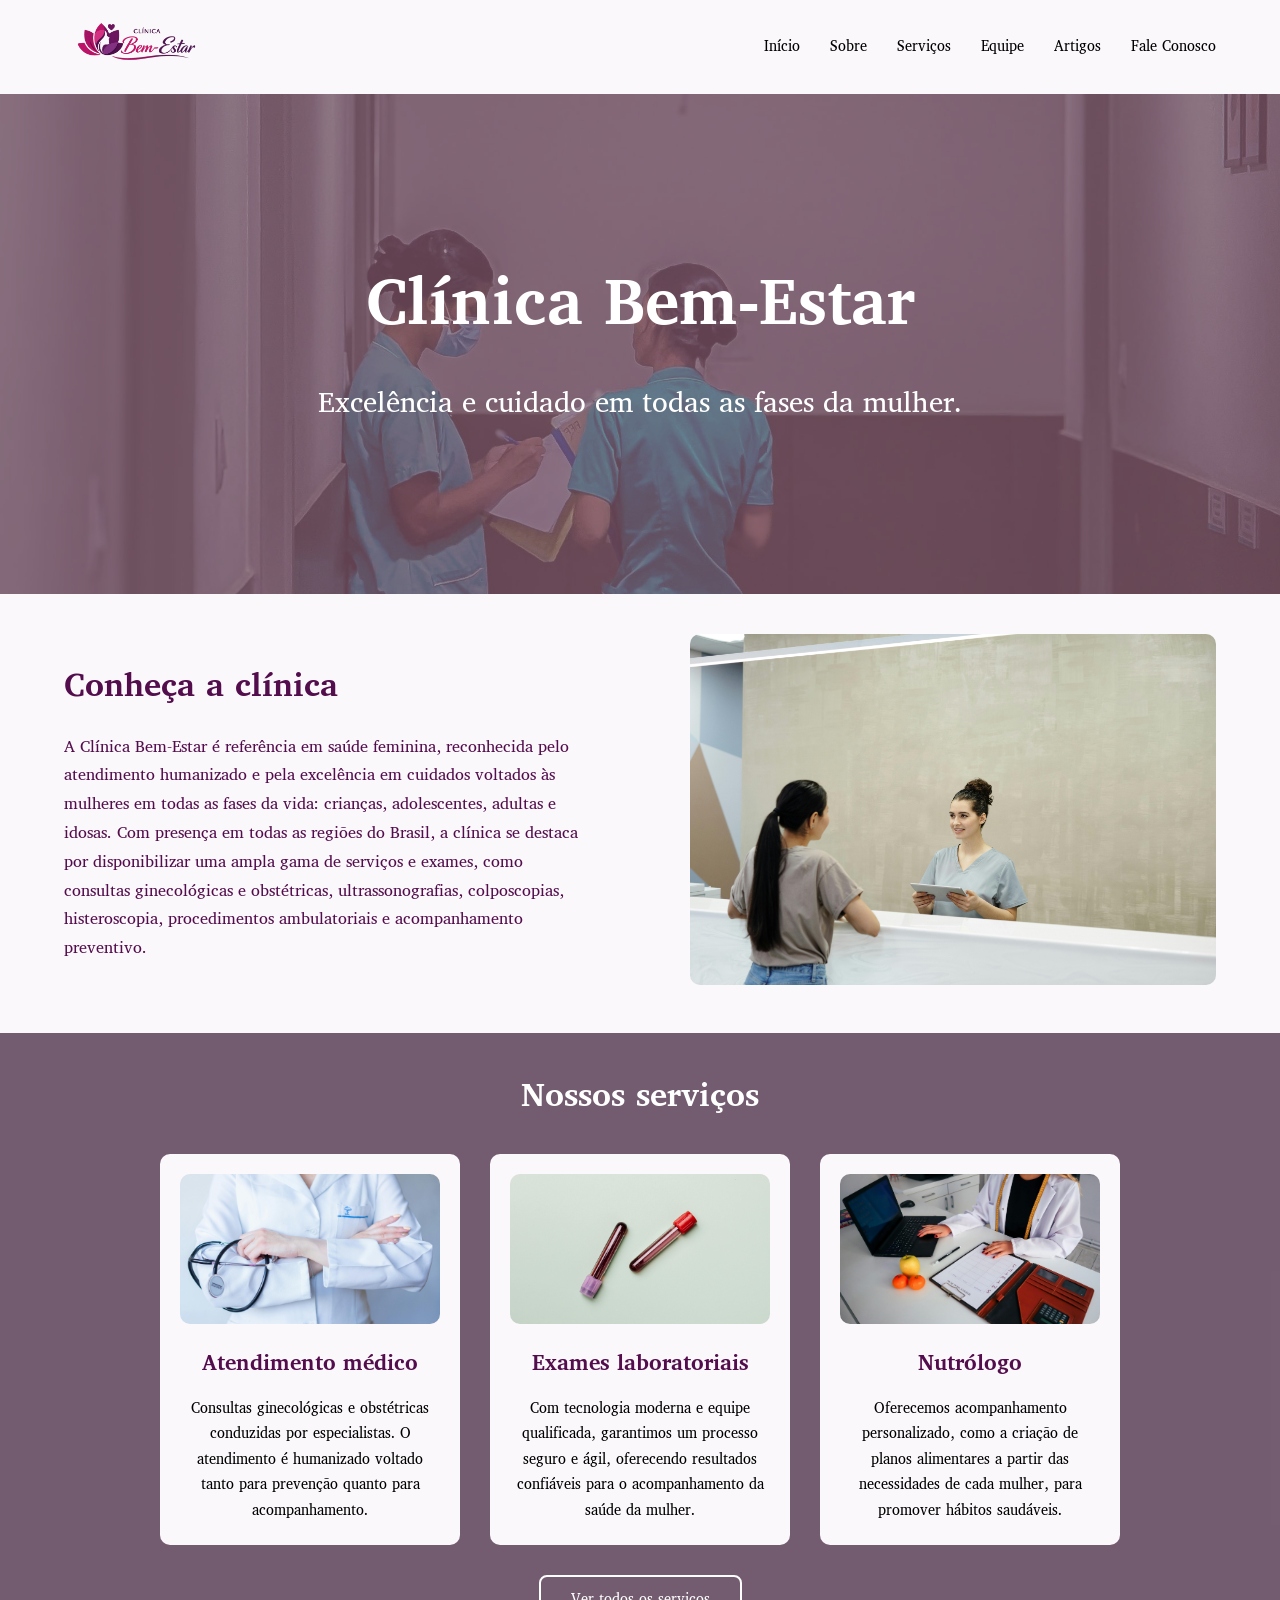
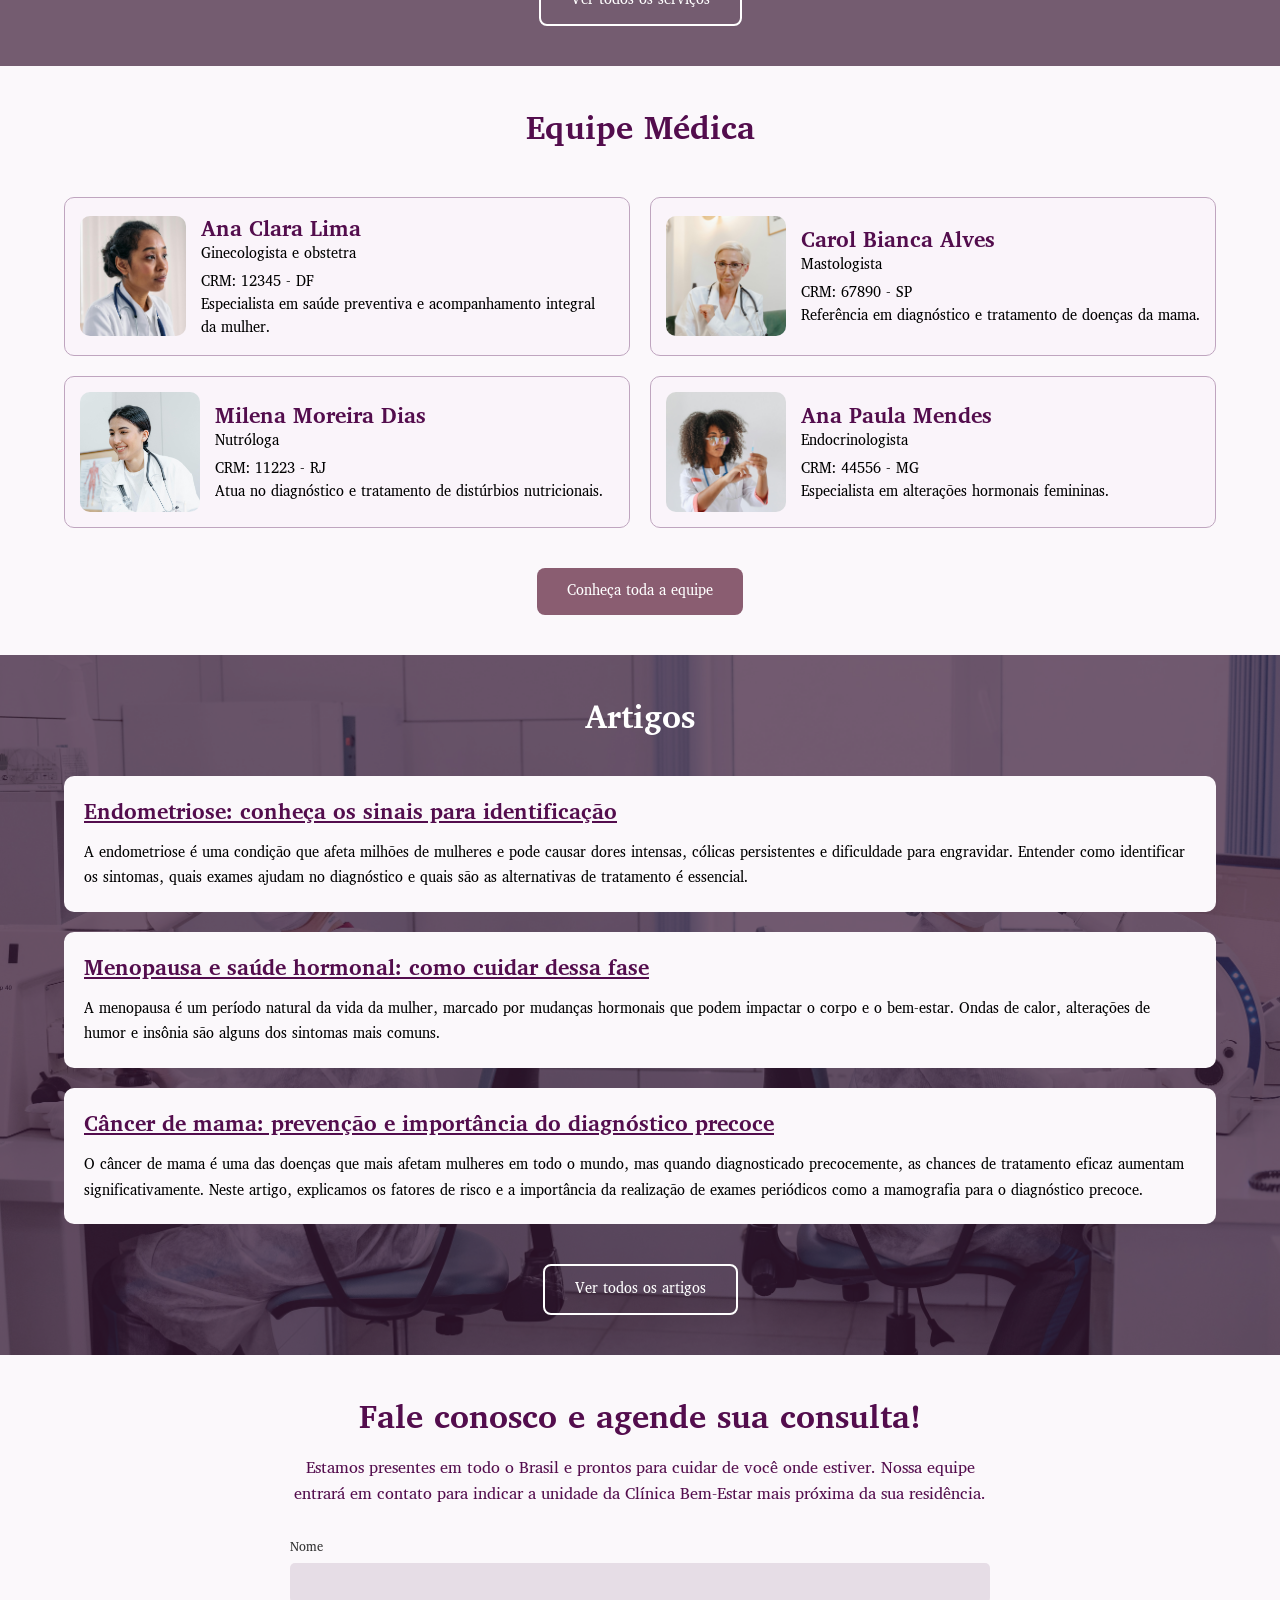
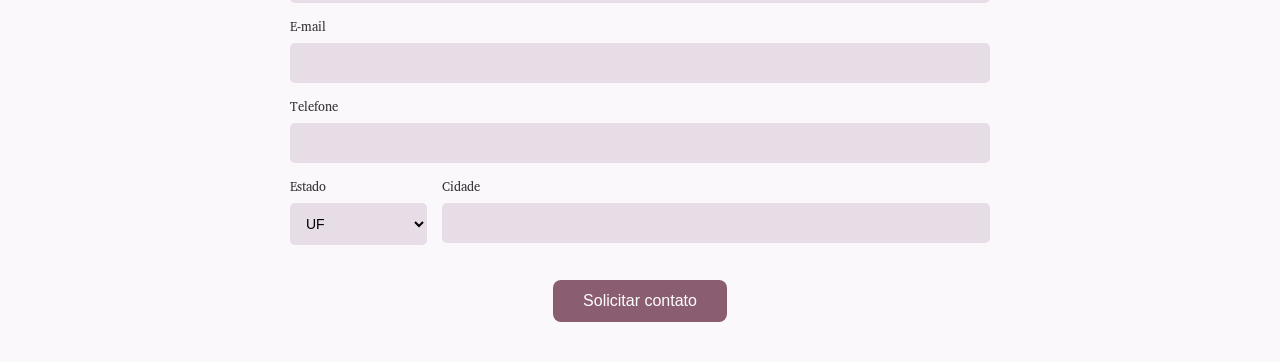
<file: index.html>
<!DOCTYPE html>
<html lang="pt-BR">
<head>
    <meta charset="UTF-8">
    <meta name="viewport" content="width=device-width, initial-scale=1.0">
    <title>Clínica Bem-Estar</title>

    <link rel="icon" href="images/logo.png" type="image/png">
    <link rel="stylesheet" href="estilo.css">
</head>
<body>
    <header class="header">
        <div class="container">
            <div class="logo">
                <img src="images/logo.png" alt="Logo clínica bem-estar">
            </div>
            <nav class="nav">
                <ul>
                    <li><a href="#inicio">Início</a></li>
                    <li><a href="#sobre">Sobre</a></li>
                    <li><a href="#servicos">Serviços</a></li>
                    <li><a href="#equipe">Equipe</a></li>
                    <li><a href="#artigos">Artigos</a></li>
                    <li><a href="#contato">Fale Conosco</a></li>
                </ul>
            </nav>
        </div>
    </header>
    <section class="banner" id="inicio">
        <div class="banner-overlay">
            <div class="container">
                <div class="banner-texto">
                    <h1>Clínica Bem-Estar</h1>
                    <p>Excelência e cuidado em todas as fases da mulher.</p>
                </div>
            </div>
        </div>
    </section>
    <section class="sobre" id="sobre">
        <div class="container">
            <div class="sobre-texto">
                <h2>Conheça a clínica</h2>
                <p>A Clínica Bem-Estar é referência em saúde feminina, reconhecida pelo atendimento humanizado e pela excelência em cuidados voltados às mulheres em todas as fases da vida: crianças, adolescentes, adultas e idosas. Com presença em todas as regiões do Brasil, a clínica se destaca por disponibilizar uma ampla gama de serviços e exames, como consultas ginecológicas e obstétricas, ultrassonografias, colposcopias, histeroscopia, procedimentos ambulatoriais e acompanhamento preventivo. </p>
            </div>
            <div class="sobre-imagem">
                <img src="images/clinica.jpg" alt="Recepção da clínica">
            </div>
        </div>
    </section>
    <section class="servicos" id="servicos">
        <div class="container">
            <div class="servicos-titulo">
                <h2>Nossos serviços</h2>
            </div>
            <div class="servicos-cards">
                <div class="card">
                    <img src="images/servico1.jpg" alt="Médica segurando estetoscópio">
                    <h3>Atendimento médico</h3>
                    <p>Consultas ginecológicas e obstétricas conduzidas por especialistas. O atendimento é humanizado voltado tanto para prevenção quanto para acompanhamento.</p>
                </div>
                <div class="card">
                    <img src="images/servico2.jpg" alt="Amostras de sangue">
                    <h3>Exames laboratoriais</h3>
                    <p>Com tecnologia moderna e equipe qualificada, garantimos um processo seguro e ágil, oferecendo resultados confiáveis para o acompanhamento da saúde da mulher.</p>
                </div>
                <div class="card">
                    <img src="images/servico3.jpg" alt="Mesa de uma nutróloga com plano alimentar">
                    <h3>Nutrólogo</h3>
                    <p>Oferecemos acompanhamento personalizado, como a criação de planos alimentares a partir das necessidades de cada mulher, para promover hábitos saudáveis.</p>
                </div>
            </div>
            <div class="botao-servicos">
                 <a href="#servicos" class="outline-botao">Ver todos os serviços</a>
            </div>
        </div>
    </section>
    <section class="equipe" id="equipe">
        <div class="container">
            <div class="equipe-titulo">
                <h2>Equipe Médica</h2>
            </div>
            <div class="equipe-lista">
                <div class="equipe-card">
                    <img src="images/ana.jpg" alt="Foto de perfil da médica Ana Clara">
                    <div class="equipe-info">
                        <h3>Ana Clara Lima</h3>
                        <span>Ginecologista e obstetra</span>
                        <p>CRM: 12345 - DF</p>
                        <p>Especialista em saúde preventiva e acompanhamento integral da mulher.</p>           
                    </div>
                </div>
                <div class="equipe-card">
                    <img src="images/carol.jpg" alt="Foto de perfil da médica Carol">
                    <div class="equipe-info">
                        <h3>Carol Bianca Alves</h3>
                        <span>Mastologista</span>
                        <p>CRM: 67890 - SP</p>
                        <p>Referência em diagnóstico e tratamento de doenças da mama.</p>
                    </div>
                </div>
                <div class="equipe-card">
                    <img src="images/milena.jpg" alt="Foto de perfil da médica Milena">
                    <div class="equipe-info">
                        <h3>Milena Moreira Dias</h3>
                        <span>Nutróloga</span>
                        <p>CRM: 11223 - RJ</p>
                        <p>Atua no diagnóstico e tratamento de distúrbios nutricionais.</p>
                    </div>
                </div>
                <div class="equipe-card">
                    <img src="images/ana-paula.jpg" alt="Foto de perfil da médica Ana Paula">
                    <div class="equipe-info">
                        <h3>Ana Paula Mendes</h3>
                        <span>Endocrinologista</span>
                        <p>CRM: 44556 - MG</p>
                        <p>Especialista em alterações hormonais femininas.</p>
                    </div>
                </div>
            </div>
            <div class="botao-equipe">
                <a href="#equipe" class="main-botao">Conheça toda a equipe</a>
            </div>
        </div>
    </section>
    <section class="artigos" id="artigos">
    <div class="artigos-overlay">
        <div class="container">
            <div class="artigos-titulo">
                <h2>Artigos</h2>
            </div>
            <div class="artigos-lista">
                <div class="artigo-item">
                    <h3>
                        <a href="#artigos">Endometriose: conheça os sinais para identificação</a>
                    </h3>
                    <p>A endometriose é uma condição que afeta milhões de mulheres e pode causar dores intensas, cólicas persistentes e dificuldade para engravidar. Entender como identificar os sintomas, quais exames ajudam no diagnóstico e quais são as alternativas de tratamento é essencial.</p>
                </div>
                <div class="artigo-item">
                    <h3>
                        <a href="#artigos">Menopausa e saúde hormonal: como cuidar dessa fase</a>
                    </h3>
                    <p>A menopausa é um período natural da vida da mulher, marcado por mudanças hormonais que podem impactar o corpo e o bem-estar. Ondas de calor, alterações de humor e insônia são alguns dos sintomas mais comuns.</p>
                </div>
                <div class="artigo-item">
                    <h3>
                        <a href="#artigos">Câncer de mama: prevenção e importância do diagnóstico precoce</a>
                    </h3>
                    <p>O câncer de mama é uma das doenças que mais afetam mulheres em todo o mundo, mas quando diagnosticado precocemente, as chances de tratamento eficaz aumentam significativamente. Neste artigo, explicamos os fatores de risco e a importância da realização de exames periódicos como a mamografia para o diagnóstico precoce.</p>
                </div>
            </div>
            <div class="botao-artigos">
                <a href="#artigos" class="outline-botao">Ver todos os artigos</a>
            </div>
        </div>
    </div>
    </section>
    <section class="contato" id="contato">
        <div class="container">
            <div class="contato-titulo">
                <h2>Fale conosco e agende sua consulta!</h2>
                <p>
                Estamos presentes em todo o Brasil e prontos para cuidar de você onde estiver.
                Nossa equipe entrará em contato para indicar a unidade da Clínica Bem-Estar mais próxima da sua residência.
                </p>
            </div>
            <form class="contato-form" id="form-contato">
                <div class="form-grupo">
                    <label>Nome</label>
                    <input type="text" id="nome">
                </div>
                <div class="form-grupo">
                    <label>E-mail</label>
                    <input type="email">
                </div>
                <div class="form-grupo">
                    <label>Telefone</label>
                    <input type="tel">
                </div>
                <div class="form-linha">
                    <div class="form-grupo">
                        <label>Estado</label>
                        <select>
                            <option value="" disabled selected>UF</option>
                            <option value="AC">AC</option>
                            <option value="AL">AL</option>
                            <option value="AP">AP</option>
                            <option value="AM">AM</option>
                            <option value="BA">BA</option>
                            <option value="CE">CE</option>
                            <option value="DF">DF</option>
                            <option value="ES">ES</option>
                            <option value="GO">GO</option>
                            <option value="MA">MA</option>
                            <option value="MT">MT</option>
                            <option value="MS">MS</option>
                            <option value="MG">MG</option>
                            <option value="PA">PA</option>
                            <option value="PB">PB</option>
                            <option value="PR">PR</option>
                            <option value="PE">PE</option>
                            <option value="PI">PI</option>
                            <option value="RJ">RJ</option>
                            <option value="RN">RN</option>
                            <option value="RS">RS</option>
                            <option value="RO">RO</option>
                            <option value="RR">RR</option>
                            <option value="SC">SC</option>
                            <option value="SP">SP</option>
                            <option value="SE">SE</option>
                            <option value="TO">TO</option>
                        </select>
                    </div>
                <div class="form-grupo">
                    <label>Cidade</label>
                    <input type="text">
                </div>
            </div>
            <div class="botao-contato">
                <button type="submit" class="main-botao">Solicitar contato</button>
            </div>
        </form>
        </div>
    </section>
    <script src="script.js"></script>
</body>
</html>
</file>
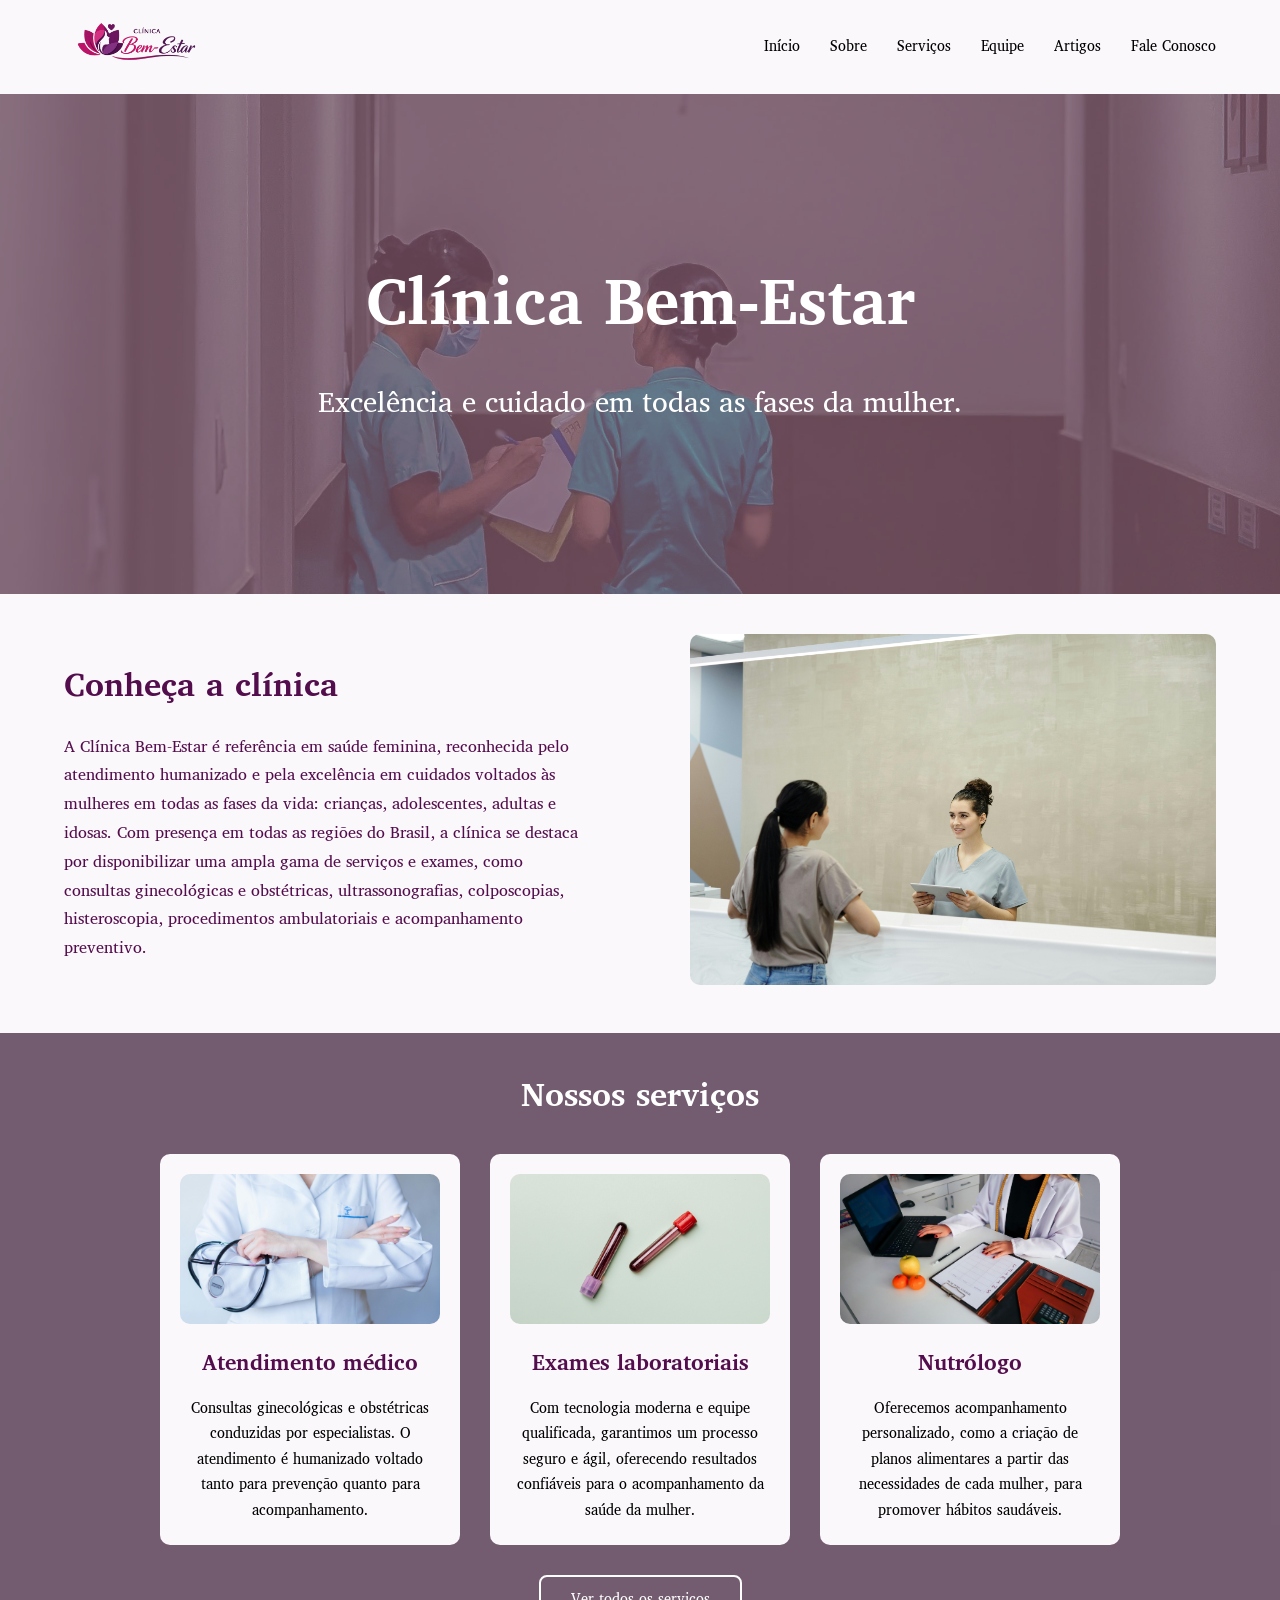
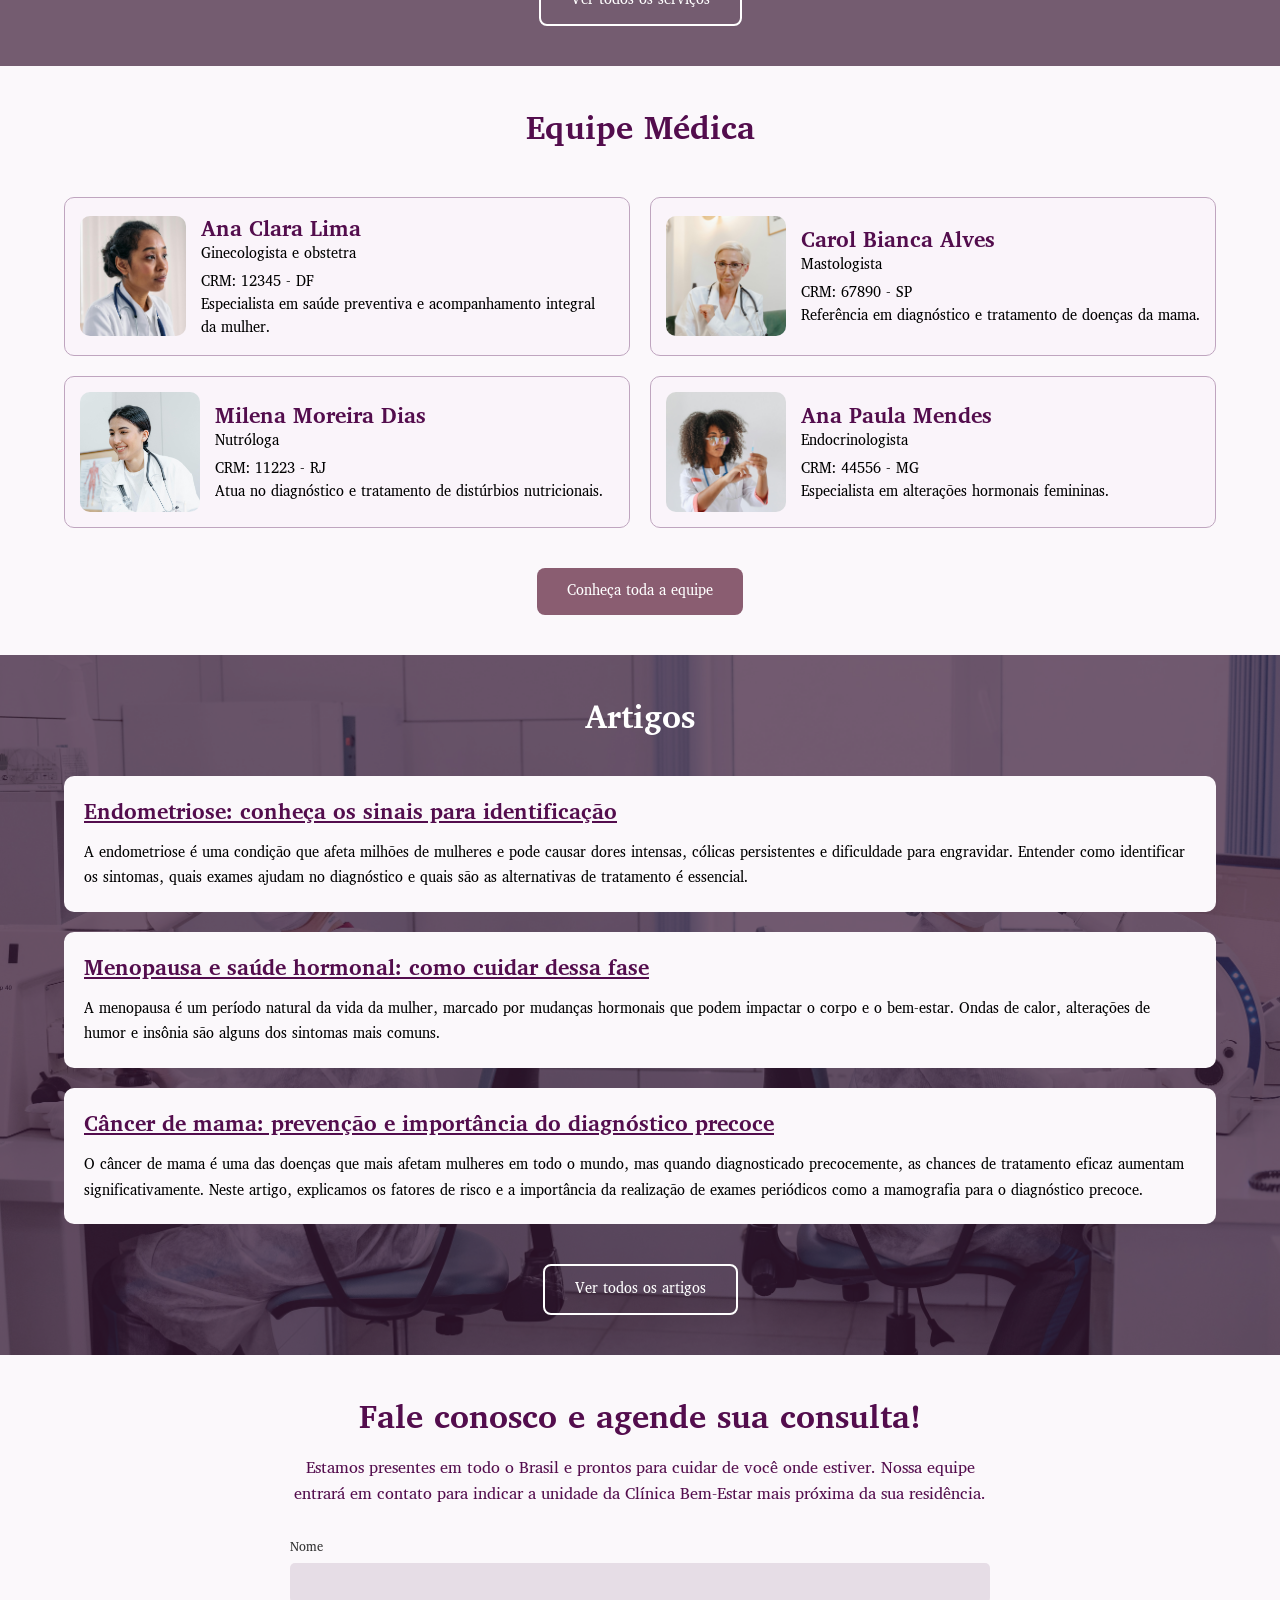
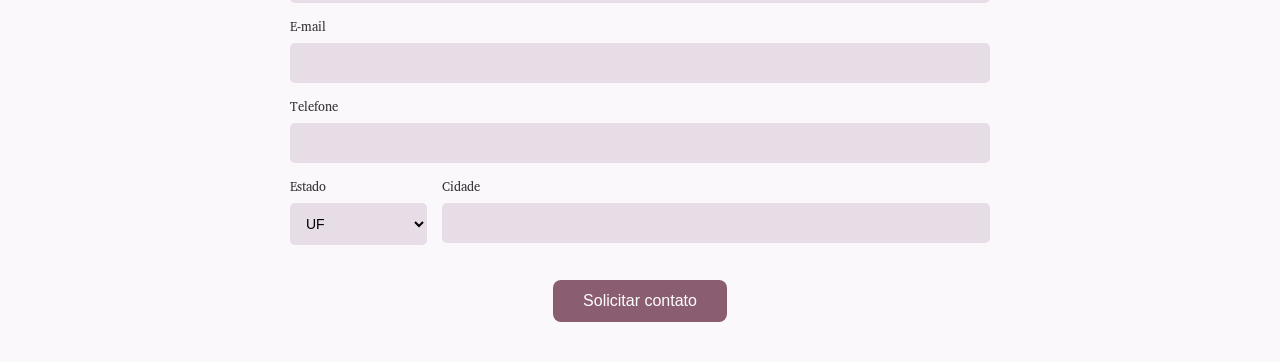
<file: page.html>
<!DOCTYPE html>
<html lang="pt-BR">
<head>
    <meta charset="UTF-8">
    <meta name="viewport" content="width=device-width, initial-scale=1.0">
    <title>Clínica Bem-Estar</title>

    <link rel="icon" href="images/logo.png" type="image/png">
    <link rel="stylesheet" href="estilo.css">
</head>
<body>
    <header class="header">
        <div class="container">
            <div class="logo">
                <img src="images/logo.png" alt="Logo clínica bem-estar">
            </div>
            <nav class="nav">
                <ul>
                    <li><a href="#inicio">Início</a></li>
                    <li><a href="#sobre">Sobre</a></li>
                    <li><a href="#servicos">Serviços</a></li>
                    <li><a href="#equipe">Equipe</a></li>
                    <li><a href="#artigos">Artigos</a></li>
                    <li><a href="#contato">Fale Conosco</a></li>
                </ul>
            </nav>
        </div>
    </header>
    <section class="banner" id="inicio">
        <div class="banner-overlay">
            <div class="container">
                <div class="banner-texto">
                    <h1>Clínica Bem-Estar</h1>
                    <p>Excelência e cuidado em todas as fases da mulher.</p>
                </div>
            </div>
        </div>
    </section>
    <section class="sobre" id="sobre">
        <div class="container">
            <div class="sobre-texto">
                <h2>Conheça a clínica</h2>
                <p>A Clínica Bem-Estar é referência em saúde feminina, reconhecida pelo atendimento humanizado e pela excelência em cuidados voltados às mulheres em todas as fases da vida: crianças, adolescentes, adultas e idosas. Com presença em todas as regiões do Brasil, a clínica se destaca por disponibilizar uma ampla gama de serviços e exames, como consultas ginecológicas e obstétricas, ultrassonografias, colposcopias, histeroscopia, procedimentos ambulatoriais e acompanhamento preventivo. </p>
            </div>
            <div class="sobre-imagem">
                <img src="images/clinica.jpg" alt="Recepção da clínica">
            </div>
        </div>
    </section>
    <section class="servicos" id="servicos">
        <div class="container">
            <div class="servicos-titulo">
                <h2>Nossos serviços</h2>
            </div>
            <div class="servicos-cards">
                <div class="card">
                    <img src="images/servico1.jpg" alt="Médica segurando estetoscópio">
                    <h3>Atendimento médico</h3>
                    <p>Consultas ginecológicas e obstétricas conduzidas por especialistas. O atendimento é humanizado voltado tanto para prevenção quanto para acompanhamento.</p>
                </div>
                <div class="card">
                    <img src="images/servico2.jpg" alt="Amostras de sangue">
                    <h3>Exames laboratoriais</h3>
                    <p>Com tecnologia moderna e equipe qualificada, garantimos um processo seguro e ágil, oferecendo resultados confiáveis para o acompanhamento da saúde da mulher.</p>
                </div>
                <div class="card">
                    <img src="images/servico3.jpg" alt="Mesa de uma nutróloga com plano alimentar">
                    <h3>Nutrólogo</h3>
                    <p>Oferecemos acompanhamento personalizado, como a criação de planos alimentares a partir das necessidades de cada mulher, para promover hábitos saudáveis.</p>
                </div>
            </div>
            <div class="botao-servicos">
                 <a href="#servicos" class="outline-botao">Ver todos os serviços</a>
            </div>
        </div>
    </section>
    <section class="equipe" id="equipe">
        <div class="container">
            <div class="equipe-titulo">
                <h2>Equipe Médica</h2>
            </div>
            <div class="equipe-lista">
                <div class="equipe-card">
                    <img src="images/ana.jpg" alt="Foto de perfil da médica Ana Clara">
                    <div class="equipe-info">
                        <h3>Ana Clara Lima</h3>
                        <span>Ginecologista e obstetra</span>
                        <p>CRM: 12345 - DF</p>
                        <p>Especialista em saúde preventiva e acompanhamento integral da mulher.</p>           
                    </div>
                </div>
                <div class="equipe-card">
                    <img src="images/carol.jpg" alt="Foto de perfil da médica Carol">
                    <div class="equipe-info">
                        <h3>Carol Bianca Alves</h3>
                        <span>Mastologista</span>
                        <p>CRM: 67890 - SP</p>
                        <p>Referência em diagnóstico e tratamento de doenças da mama.</p>
                    </div>
                </div>
                <div class="equipe-card">
                    <img src="images/milena.jpg" alt="Foto de perfil da médica Milena">
                    <div class="equipe-info">
                        <h3>Milena Moreira Dias</h3>
                        <span>Nutróloga</span>
                        <p>CRM: 11223 - RJ</p>
                        <p>Atua no diagnóstico e tratamento de distúrbios nutricionais.</p>
                    </div>
                </div>
                <div class="equipe-card">
                    <img src="images/ana-paula.jpg" alt="Foto de perfil da médica Ana Paula">
                    <div class="equipe-info">
                        <h3>Ana Paula Mendes</h3>
                        <span>Endocrinologista</span>
                        <p>CRM: 44556 - MG</p>
                        <p>Especialista em alterações hormonais femininas.</p>
                    </div>
                </div>
            </div>
            <div class="botao-equipe">
                <a href="#equipe" class="main-botao">Conheça toda a equipe</a>
            </div>
        </div>
    </section>
    <section class="artigos" id="artigos">
    <div class="artigos-overlay">
        <div class="container">
            <div class="artigos-titulo">
                <h2>Artigos</h2>
            </div>
            <div class="artigos-lista">
                <div class="artigo-item">
                    <h3>
                        <a href="#artigos">Endometriose: conheça os sinais para identificação</a>
                    </h3>
                    <p>A endometriose é uma condição que afeta milhões de mulheres e pode causar dores intensas, cólicas persistentes e dificuldade para engravidar. Entender como identificar os sintomas, quais exames ajudam no diagnóstico e quais são as alternativas de tratamento é essencial.</p>
                </div>
                <div class="artigo-item">
                    <h3>
                        <a href="#artigos">Menopausa e saúde hormonal: como cuidar dessa fase</a>
                    </h3>
                    <p>A menopausa é um período natural da vida da mulher, marcado por mudanças hormonais que podem impactar o corpo e o bem-estar. Ondas de calor, alterações de humor e insônia são alguns dos sintomas mais comuns.</p>
                </div>
                <div class="artigo-item">
                    <h3>
                        <a href="#artigos">Câncer de mama: prevenção e importância do diagnóstico precoce</a>
                    </h3>
                    <p>O câncer de mama é uma das doenças que mais afetam mulheres em todo o mundo, mas quando diagnosticado precocemente, as chances de tratamento eficaz aumentam significativamente. Neste artigo, explicamos os fatores de risco e a importância da realização de exames periódicos como a mamografia para o diagnóstico precoce.</p>
                </div>
            </div>
            <div class="botao-artigos">
                <a href="#artigos" class="outline-botao">Ver todos os artigos</a>
            </div>
        </div>
    </div>
    </section>
    <section class="contato" id="contato">
        <div class="container">
            <div class="contato-titulo">
                <h2>Fale conosco e agende sua consulta!</h2>
                <p>
                Estamos presentes em todo o Brasil e prontos para cuidar de você onde estiver.
                Nossa equipe entrará em contato para indicar a unidade da Clínica Bem-Estar mais próxima da sua residência.
                </p>
            </div>
            <form class="contato-form" id="form-contato">
                <div class="form-grupo">
                    <label>Nome</label>
                    <input type="text" id="nome">
                </div>
                <div class="form-grupo">
                    <label>E-mail</label>
                    <input type="email">
                </div>
                <div class="form-grupo">
                    <label>Telefone</label>
                    <input type="tel">
                </div>
                <div class="form-linha">
                    <div class="form-grupo">
                        <label>Estado</label>
                        <select>
                            <option value="" disabled selected>UF</option>
                            <option value="AC">AC</option>
                            <option value="AL">AL</option>
                            <option value="AP">AP</option>
                            <option value="AM">AM</option>
                            <option value="BA">BA</option>
                            <option value="CE">CE</option>
                            <option value="DF">DF</option>
                            <option value="ES">ES</option>
                            <option value="GO">GO</option>
                            <option value="MA">MA</option>
                            <option value="MT">MT</option>
                            <option value="MS">MS</option>
                            <option value="MG">MG</option>
                            <option value="PA">PA</option>
                            <option value="PB">PB</option>
                            <option value="PR">PR</option>
                            <option value="PE">PE</option>
                            <option value="PI">PI</option>
                            <option value="RJ">RJ</option>
                            <option value="RN">RN</option>
                            <option value="RS">RS</option>
                            <option value="RO">RO</option>
                            <option value="RR">RR</option>
                            <option value="SC">SC</option>
                            <option value="SP">SP</option>
                            <option value="SE">SE</option>
                            <option value="TO">TO</option>
                        </select>
                    </div>
                <div class="form-grupo">
                    <label>Cidade</label>
                    <input type="text">
                </div>
            </div>
            <div class="botao-contato">
                <button type="submit" class="main-botao">Solicitar contato</button>
            </div>
        </form>
        </div>
    </section>
    <script src="script.js"></script>
</body>
</html>
</file>
<file: estilo.css>
@font-face {
    font-family: 'Annapurna';
    src: url(fonts/AnnapurnaSIL-Regular.ttf);
    font-weight: 400;
}

@font-face {
    font-family: 'Annapurna';
    src: url(fonts/AnnapurnaSIL-Bold.ttf);
    font-weight: 700;
}

*{
    margin: 0;
    padding: 0;
    box-sizing: border-box;
}

body{
    font-family: 'Annapurna', serif;
}

.container {
    width: 90%;
    max-width: 1200px;
    margin: 0 auto;

    display: flex;
    justify-content: space-between;
    align-items: center;
}

.header{
    background-color: #FBF8FB;
    padding: 8px 0;
    border-bottom: none;
}

.logo img{
    height: 70px;
}

.nav ul{
    list-style: none;
    display: flex;
    gap: 30px;
}

.nav a{
    text-decoration: none;
    color: #000000;
    font-weight: 400;
    font-size:16px;
    transition: 0.3s;
}

.nav a:hover{
    color: #8a5a7c;
}

.banner {
    background-image: url("images/banner.jpg");
    background-size: cover;
    background-position: center;
    height: 500px;
    position: relative;
}

.banner-overlay {
    background-color: rgba(138, 93, 113, 0.7);
    width: 100%;
    height: 100%;

    display: flex;
    align-items: center;
    justify-content: center;
}

.banner .container {
    display: flex;
    align-items: center;
    justify-content: center;
    height: 100%;
    gap: 40px;
}

.banner-texto {
    text-align: center;
    color: #ffffff;
}

.banner-texto h1 {
    font-size: 72px;
    margin-bottom: 20px;
}

.banner-texto p {
    font-size: 32px;
    line-height: 1.6;
}

.sobre {
    padding: 40px 0;
    background-color: #FBF8FB;
}

.sobre .container {
    display: flex;
    align-items: center;
    gap: 100px;
}

.sobre-texto {
    flex: 1;
}

.sobre-texto h2 {
    font-size: 36px;
    margin-bottom: 20px;
    color: #530D4D;
}

.sobre-texto p {
    font-size: 18px;
    color: #530D4D;
    line-height: 1.6;
}

.sobre-imagem {
    flex: 1;
}

.sobre-imagem img {
    width: 100%;
    border-radius: 10px;
}

.servicos {
    padding: 40px 0;
    background-color: rgba(57, 24, 52, 0.7);
}

.servicos-titulo {
    text-align: center;
    margin-bottom: 30px;
}

.servicos-titulo h2 {
    font-size: 36px;
    color: #FFFFFF
}

.servicos-cards {
    display: flex;
    gap: 30px;
    justify-content: center;
}

.servicos .container {
    display: block;
}

.card {
    background-color: #FBF8FB;
    padding: 20px;
    border-radius: 10px;
    width: 300px;
    text-align: center;
}

.card h3 {
    margin-bottom: 15px;
    color: #530D4D;
    font-size: 24px;
}

.card p {
    font-size: 16px;
    color: #000000;
    line-height: 1.6;
}

.card img {
    width: 100%;
    height: 150px;
    object-fit: cover;
    border-radius: 10px;
    margin-bottom: 15px;
}

.botao-servicos {
    text-align: center;
    margin-top: 30px;
}

.outline-botao:visited {
    color: #FFFFFF;
}

.outline-botao {
    display: inline-block;
    background-color: transparent;
    color: #ffffff;
    padding: 12px 30px;
    border: 2px solid #FFFFFF;
    text-decoration: none;
    border-radius: 8px;
    font-size: 16px;
    transition: 0.3s;
}

.equipe{
    padding: 40px 0;
    background-color: #FBF8FB;
}

.equipe-titulo {
    text-align: center;
    margin-bottom: 40px;
}

.equipe-titulo h2 {
    font-size: 36px;
    color: #530D4D;
}

.equipe-lista {
    display: grid;
    grid-template-columns: 1fr 1fr;
    gap: 20px;
}

.equipe-card {
    display: flex;
    align-items: center;
    gap: 15px;
    background-color: #FAF4FA;
    padding: 15px;
    border-radius: 10px;
    border: 1px solid #BFA5BF;
}

.equipe-card img {
    width: 120px;
    height: 120px;
    object-fit: cover;
    object-position: top;
    border-radius: 10px;
}

.equipe-info h3 {
    font-size: 24px;
    color: #530D4D;
    margin-bottom: -5px;
}

.equipe-info span {
    font-size: 16px;
    color: #000000;
    display: block;
    margin-bottom: 5px;
}

.equipe-info p {
    font-size: 16px;
    color: #000000;
}

.botao-equipe {
    display: flex;
    justify-content: center;
    margin-top: 40px;
}

.main-botao {
    display: inline-block;
    background-color: #8A5D71;
    color: #ffffff;
    padding: 12px 30px;
    border-radius: 8px;
    text-decoration: none;
    font-size: 16px;
    transition: 0.3s;
    text-align: center;
    border: none;
    outline: none;
}

.equipe .container {
    display: block;
}

.artigos {
    background-image: url("images/pesquisadoras.jpg");
    background-size: cover;
    background-position: center;
    position: relative;
}

.artigos-overlay {
    background-color: rgba(57, 24, 54, 0.7);
    padding: 40px 0;
}

.artigos .container {
    display: block;
}

.artigos-titulo {
    text-align: center;
    margin-bottom: 30px;
}

.artigos-titulo h2 {
    font-size: 36px;
    color: #FFFFFF;
}

.artigos-lista {
    display: flex;
    flex-direction: column;
    gap: 20px;
}

.artigo-item {
    background-color: #FBF8FB;
    padding: 20px;
    border-radius: 10px;
}

.artigo-item a,
.artigo-item a:visited {
    color: #530D4D;
    text-decoration: underline;
}

.artigo-item h3 {
    color: #530D4D;
    font-size: 24px;
    margin-bottom: 10px;
    text-decoration: underline;
}

.artigo-item p {
    font-size: 16px;
    color: #000000;
    line-height: 1.6;
}

.botao-artigos {
    display: flex;
    justify-content: center;
    margin-top: 40px;
}

.contato {
    padding: 40px 0;
    background-color: #FBF8FB;
}

.contato .container {
    display: block;
}

.contato-titulo {
    text-align: center;
    margin-bottom: 30px;
}

.contato-titulo h2 {
    font-size: 36px;
    color: #530D4D;
    margin-bottom: 10px;
}

.contato-titulo p {
    font-size: 18px;
    color: #530D4D;
    max-width: 700px;
    margin: 0 auto;
}

.contato-form {
    max-width: 700px;
    margin: 0 auto;
}

.form-grupo {
    display: flex;
    flex-direction: column;
    margin-bottom: 15px;
}

.form-grupo label {
    margin-bottom: 5px;
    color: #333333;
    font-size: 14px;
}

.form-grupo input,
.form-grupo select {
    padding: 12px;
    border: none;
    border-radius: 5px;
    background-color: #E6DDE6;
    font-size: 14px;
    width: 100%;
}

.form-linha {
    display: flex;
    gap: 15px;
}

.form-linha .form-grupo:first-child {
    flex: 0.2;
}

.form-linha .form-grupo:last-child {
    flex: 0.8;
}

.botao-contato {
    display: flex;
    justify-content: center;
    margin-top: 20px;
}

@media (max-width: 768px) {

    .header .container {
        flex-direction: column;
        align-items: center;
        gap: 15px;
    }

    .nav ul {
        flex-direction: column;
        align-items: center;
        gap: 10px;
    }

}

.nav ul {
    flex-wrap: wrap;
}

@media (max-width: 768px) {
    .header {
        padding: 10px 0;
    }
}

@media (max-width: 768px) {

    .sobre .container {
        flex-direction: column;
        gap: 20px;
    }

    .sobre-imagem {
        order: -1;
    }

}

@media (max-width: 768px) {

    .servicos-cards {
        flex-direction: column;
        align-items: center;
    }

}

@media (max-width: 768px) {

    .equipe-lista {
        grid-template-columns: 1fr;
    }

}
</file>
